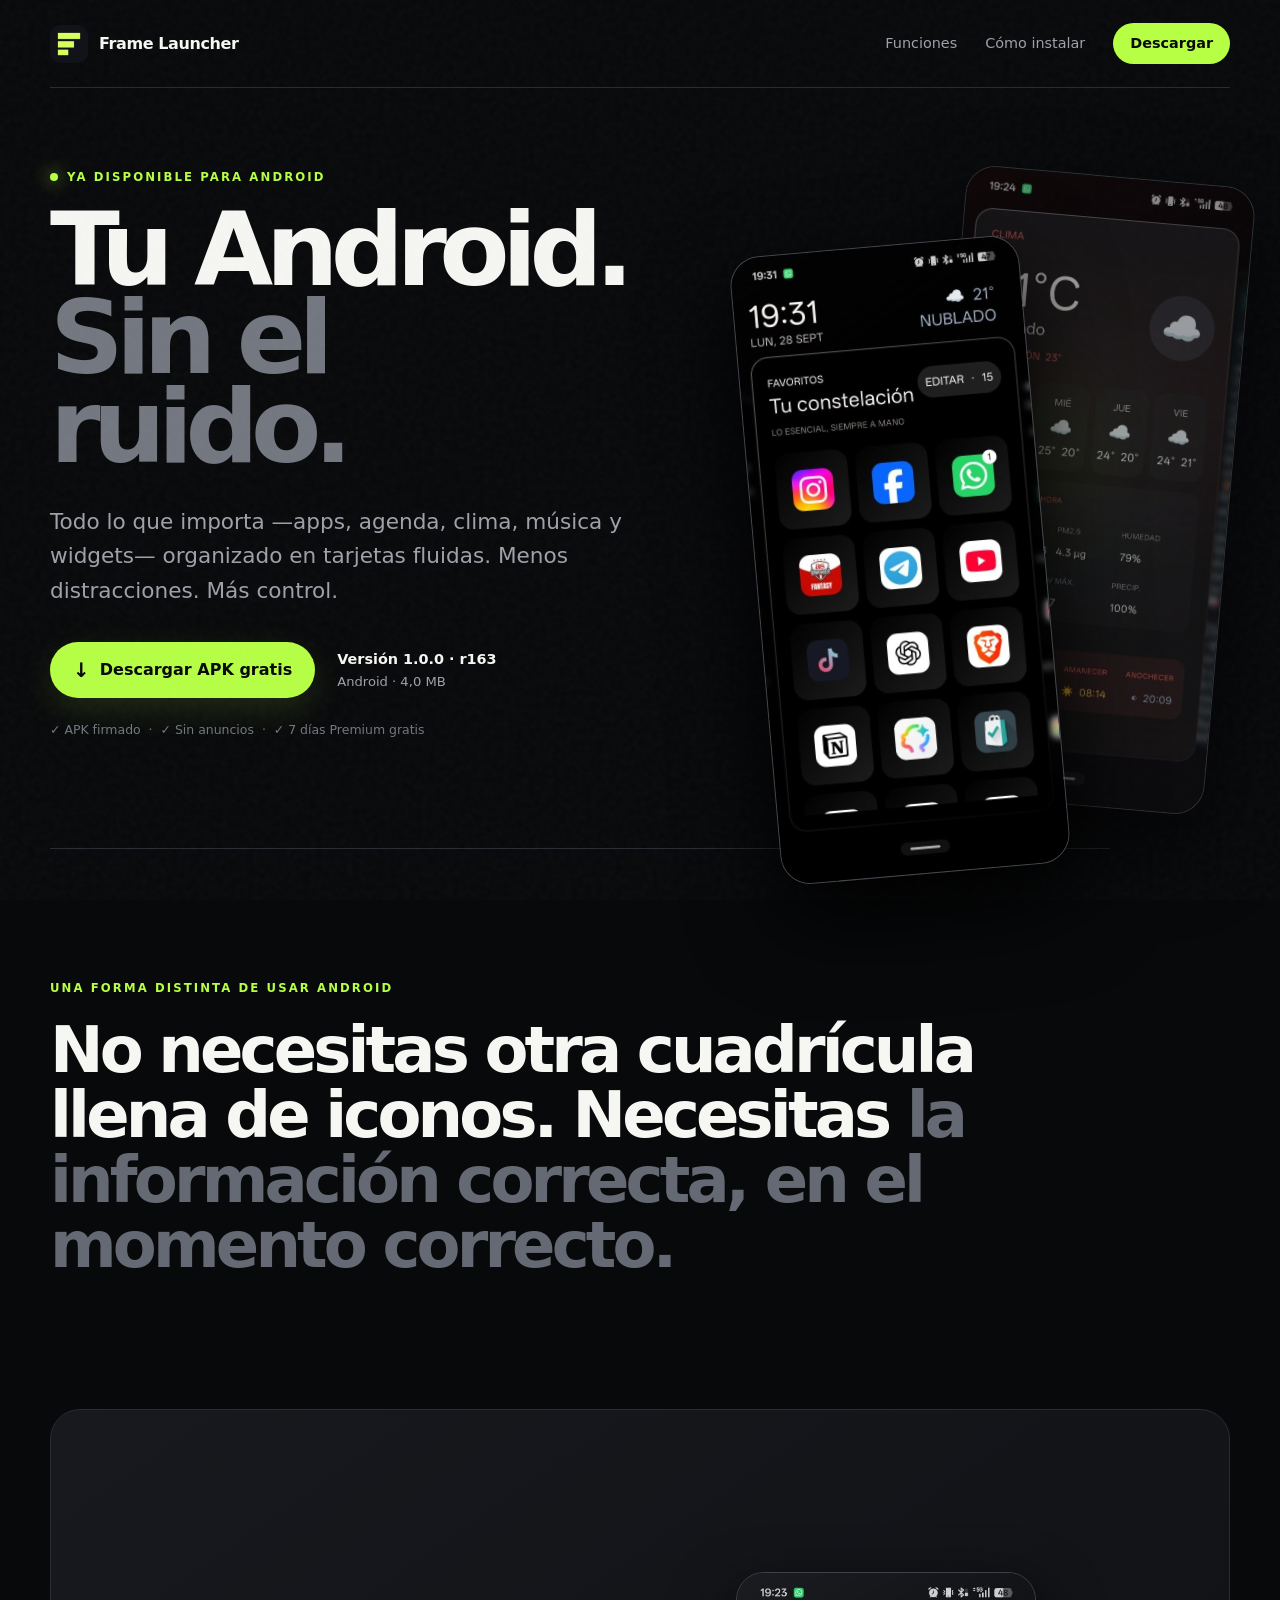
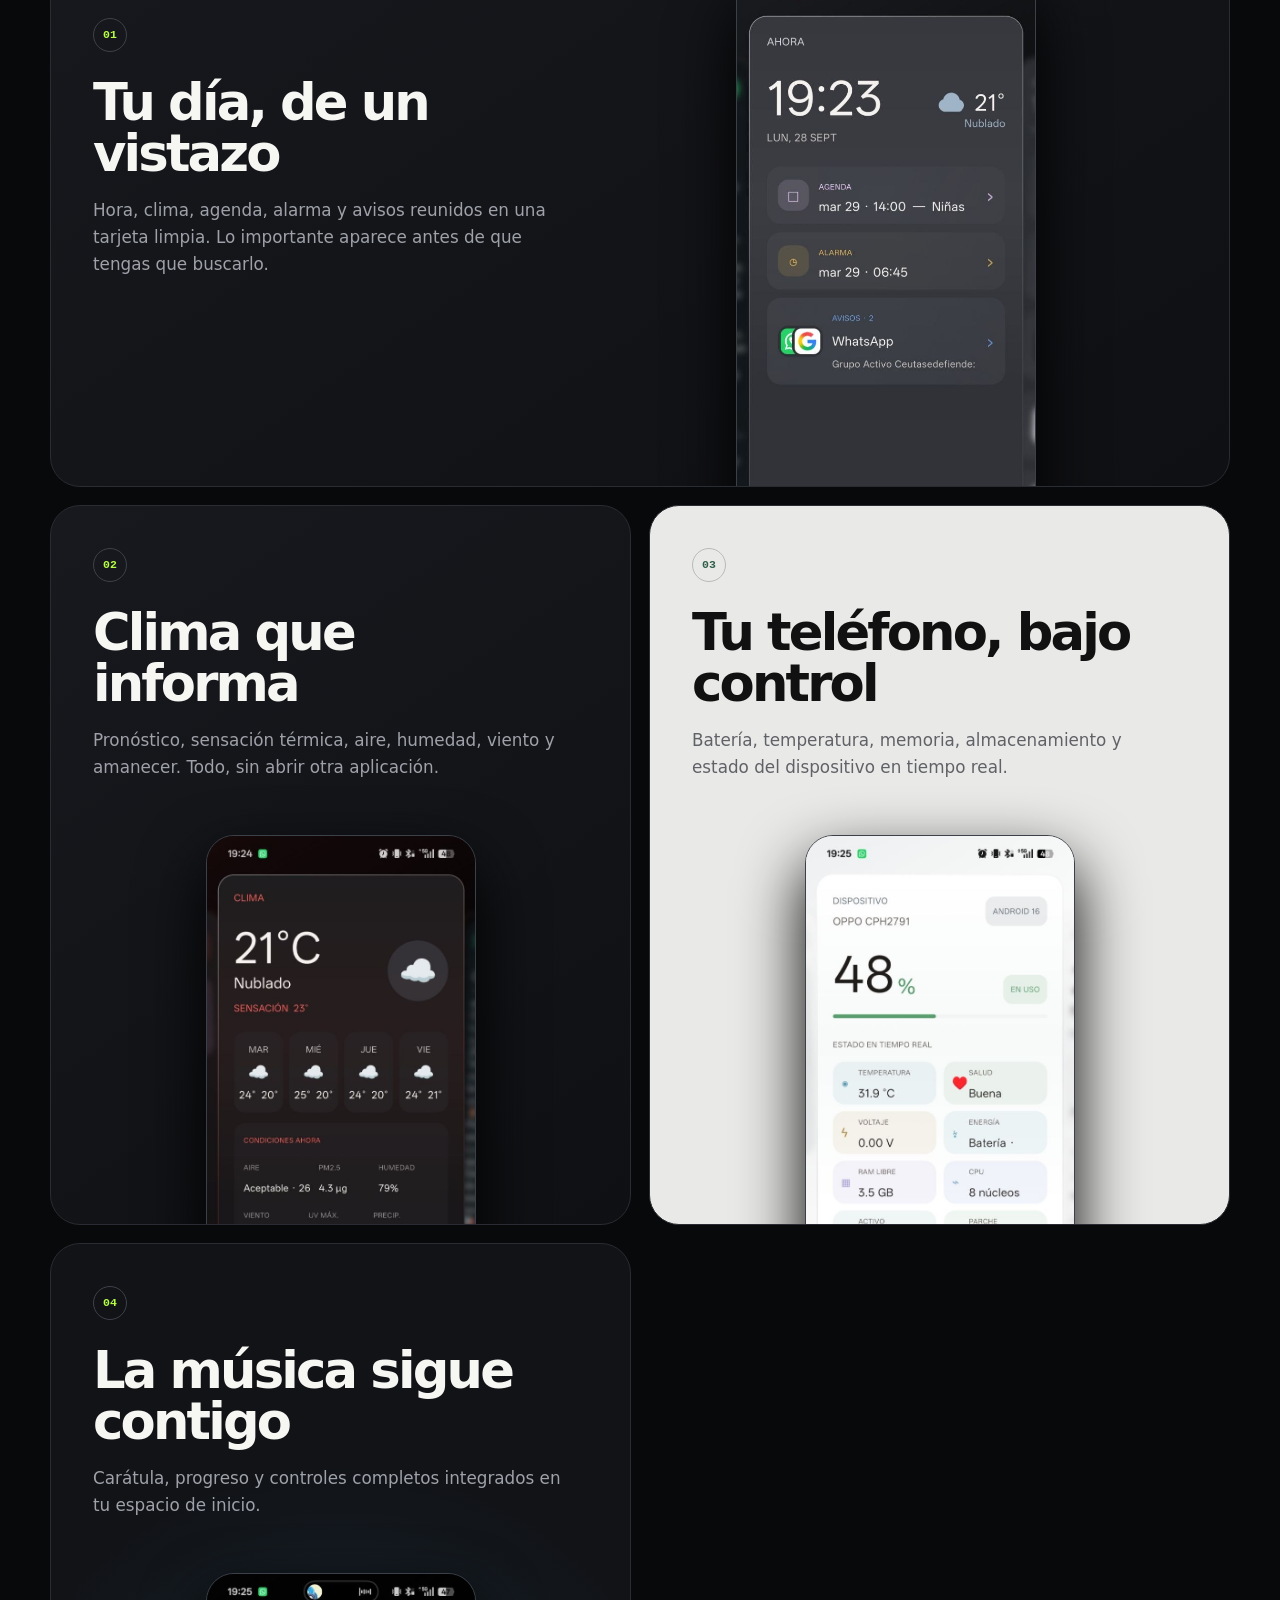
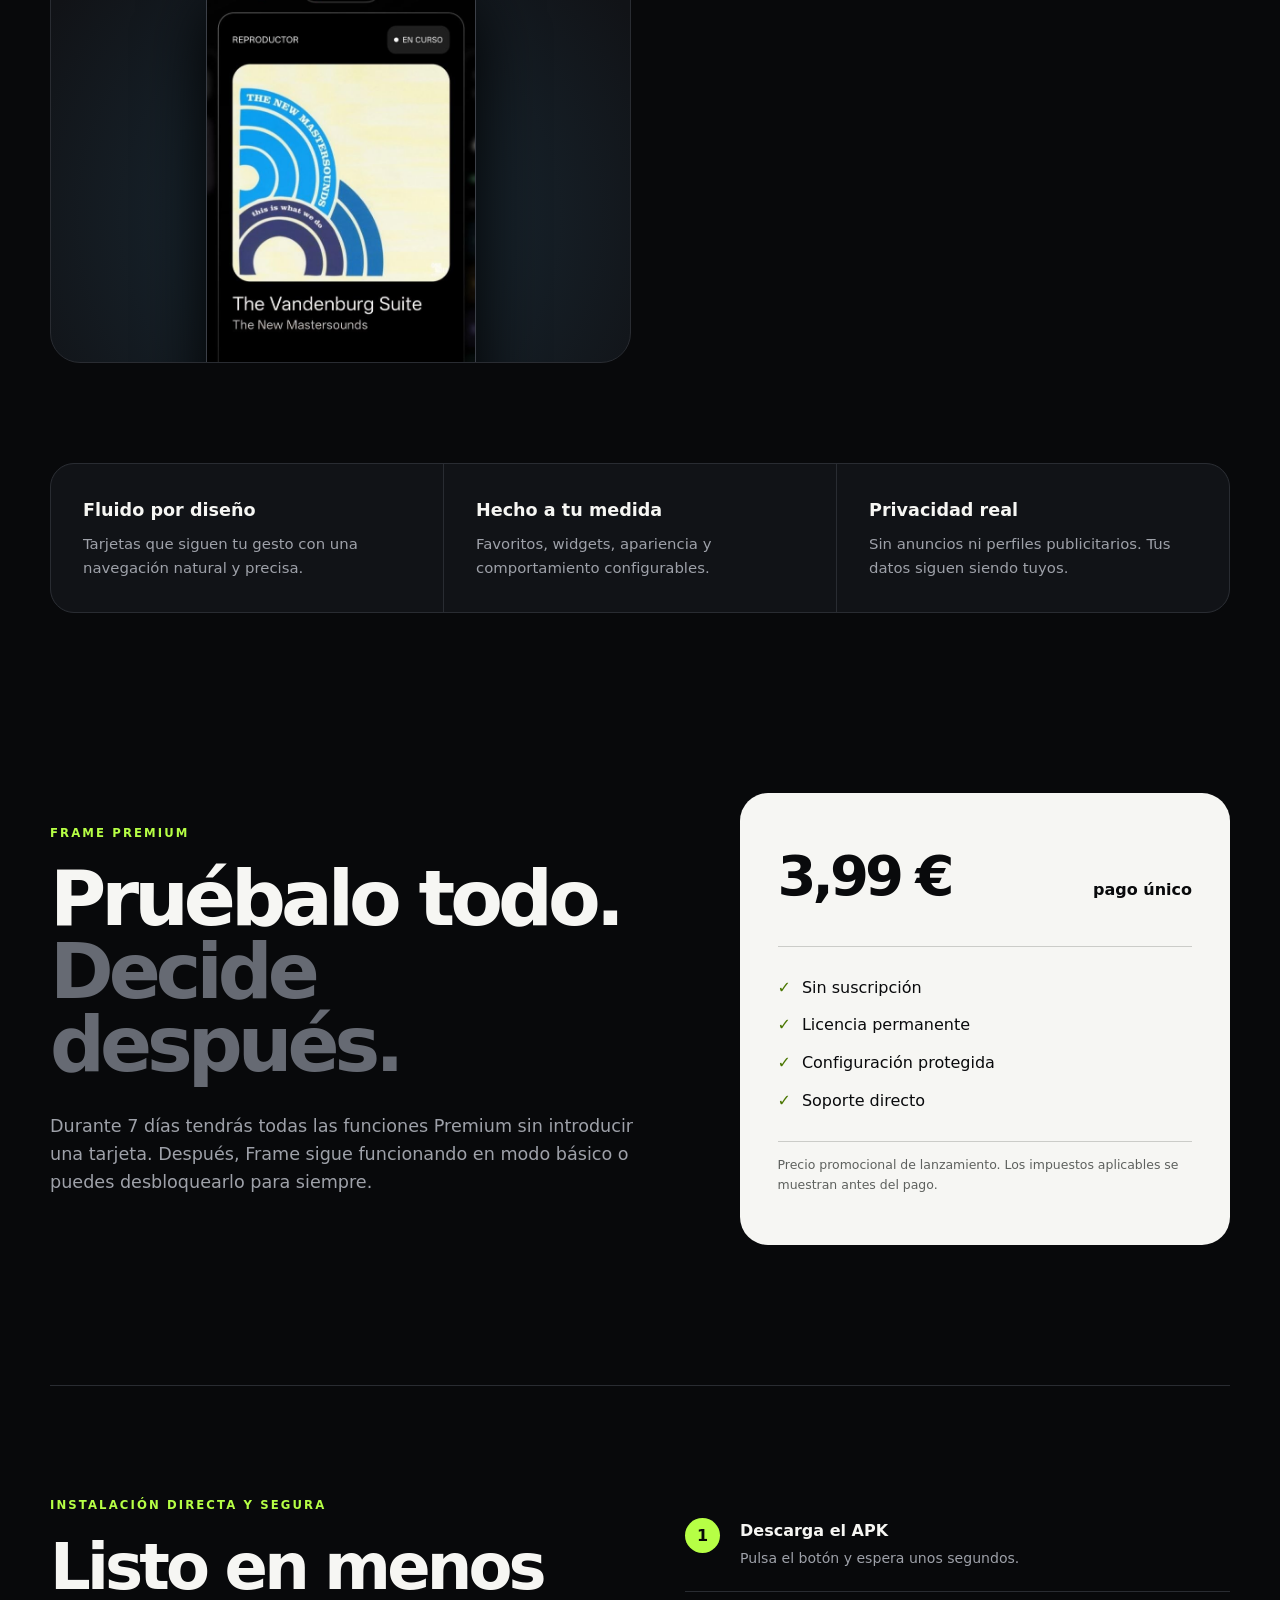
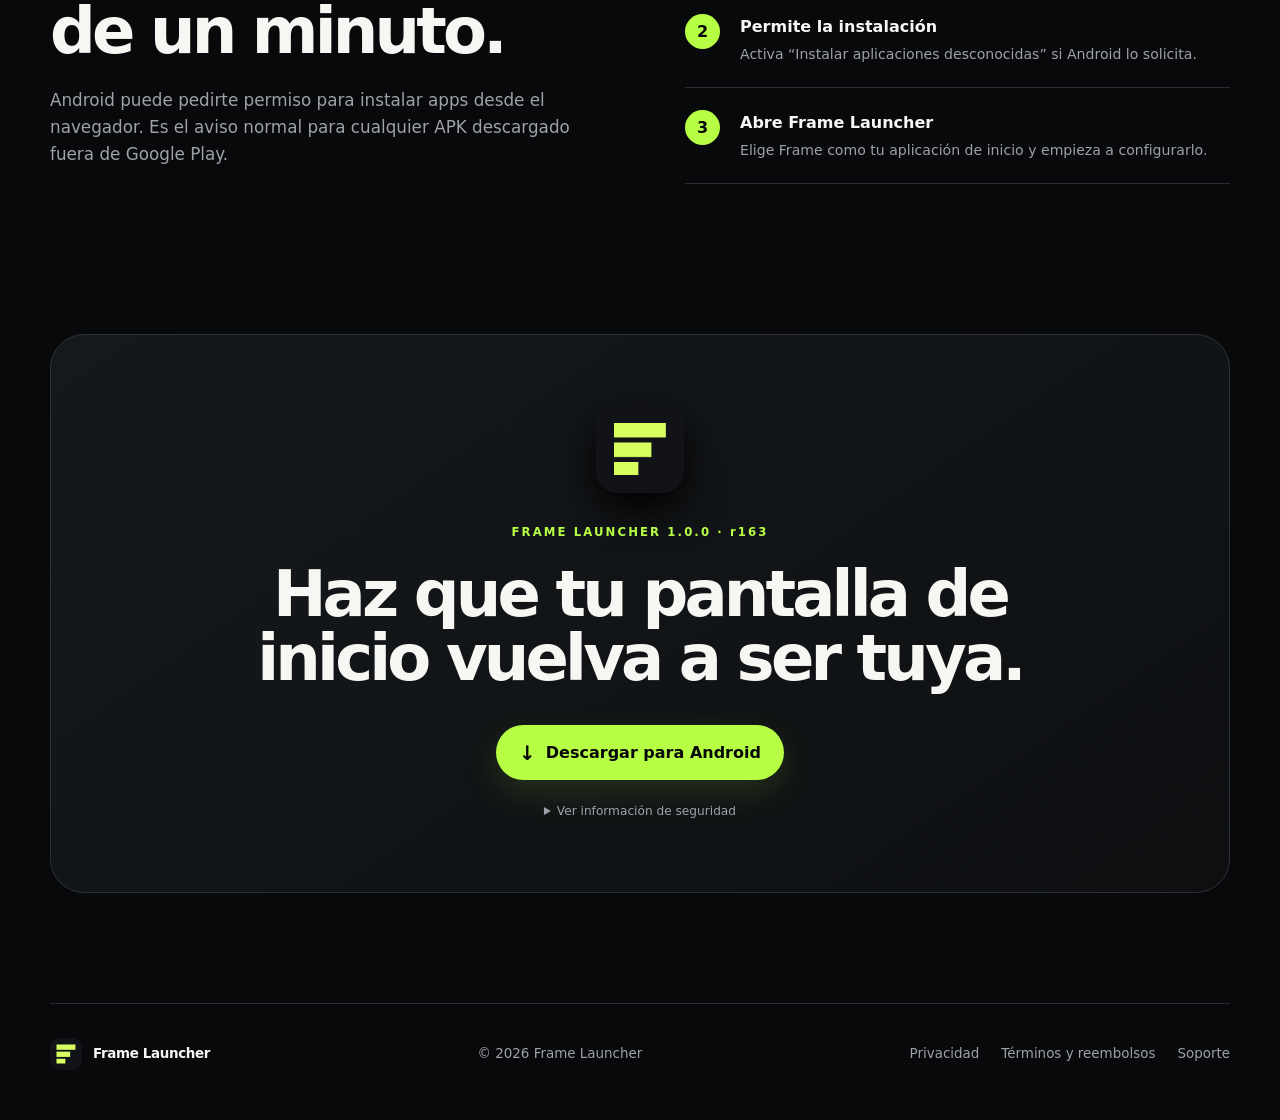
<file: index.html>
<!doctype html>
<html lang="es">
<head>
  <meta charset="utf-8">
  <meta name="viewport" content="width=device-width, initial-scale=1">
  <meta name="theme-color" content="#090a0c">
  <meta name="description" content="Frame Launcher transforma tu Android en un espacio limpio y útil. Descarga gratis la versión 1.0.0 y prueba Premium durante 7 días.">
  <meta property="og:title" content="Frame Launcher · Tu Android, sin el ruido">
  <meta property="og:description" content="Un launcher elegante, rápido y organizado en tarjetas. Descarga directa para Android.">
  <meta property="og:image" content="https://ricardomrtnez.github.io/frame-launcher-web/assets/icon.png">
  <title>Frame Launcher · Descarga para Android</title>
  <link rel="icon" href="./assets/icon.png">
  <link rel="stylesheet" href="./assets/style.css">
  <link rel="stylesheet" href="./assets/mobile.css">
</head>
<body>
  <main>
    <nav>
      <a class="brand" href="./"><img src="./assets/icon.png" alt="" width="38" height="38">Frame Launcher</a>
      <div class="nav-actions"><a href="#funciones">Funciones</a><a href="#instalar">Cómo instalar</a><a class="nav-download" href="./downloads/Frame-Launcher-1.0.0.apk" download>Descargar</a></div>
    </nav>

    <section class="hero">
      <div class="hero-copy">
        <p class="eyebrow"><span></span>YA DISPONIBLE PARA ANDROID</p>
        <h1>Tu Android.<br><em>Sin el ruido.</em></h1>
        <p class="lede">Todo lo que importa —apps, agenda, clima, música y widgets— organizado en tarjetas fluidas. Menos distracciones. Más control.</p>
        <div class="actions">
          <a class="button" href="./downloads/Frame-Launcher-1.0.0.apk" download><span>↓</span> Descargar APK gratis</a>
          <div class="release"><strong>Versión 1.0.0 · r163</strong><span>Android · 4,0 MB</span></div>
        </div>
        <p class="trust">✓ APK firmado &nbsp;·&nbsp; ✓ Sin anuncios &nbsp;·&nbsp; ✓ 7 días Premium gratis</p>
      </div>
      <div class="hero-visual" aria-label="Frame Launcher en funcionamiento">
        <div class="glow"></div>
        <img class="phone phone-back" src="./assets/screenshots/clima.jpg" alt="Tarjeta de clima de Frame Launcher">
        <img class="phone phone-front" src="./assets/screenshots/favoritos.jpg" alt="Pantalla de favoritos de Frame Launcher">
      </div>
    </section>

    <section class="mobile-preview" aria-label="Explora Frame Launcher">
      <div class="preview-head"><p class="eyebrow">DESLIZA PARA EXPLORAR</p><span>Arrastra ↔</span></div>
      <div class="preview-track">
        <figure><img src="./assets/screenshots/favoritos.jpg" alt="Tus aplicaciones favoritas"><figcaption><strong>Favoritos</strong><span>Todo lo esencial, siempre a mano.</span></figcaption></figure>
        <figure><img src="./assets/screenshots/ahora.jpg" alt="Agenda y avisos"><figcaption><strong>Ahora</strong><span>Tu día resumido en una tarjeta.</span></figcaption></figure>
        <figure><img src="./assets/screenshots/clima.jpg" alt="Previsión meteorológica"><figcaption><strong>Clima</strong><span>Información útil, sin abrir otra app.</span></figcaption></figure>
        <figure><img src="./assets/screenshots/reproductor.jpg" alt="Reproductor de música"><figcaption><strong>Música</strong><span>Control total desde tu inicio.</span></figcaption></figure>
      </div>
      <div class="swipe-dots" aria-hidden="true"><i></i><i></i><i></i><i></i></div>
    </section>

    <section class="statement">
      <p class="eyebrow">UNA FORMA DISTINTA DE USAR ANDROID</p>
      <h2>No necesitas otra cuadrícula llena de iconos. Necesitas <span>la información correcta, en el momento correcto.</span></h2>
    </section>

    <section class="showcase" id="funciones">
      <article class="feature-card feature-wide">
        <div class="feature-copy"><span class="number">01</span><h3>Tu día, de un vistazo</h3><p>Hora, clima, agenda, alarma y avisos reunidos en una tarjeta limpia. Lo importante aparece antes de que tengas que buscarlo.</p></div>
        <img src="./assets/screenshots/ahora.jpg" alt="Resumen Ahora con agenda, alarma y notificaciones">
      </article>
      <article class="feature-card">
        <div class="feature-copy"><span class="number">02</span><h3>Clima que informa</h3><p>Pronóstico, sensación térmica, aire, humedad, viento y amanecer. Todo, sin abrir otra aplicación.</p></div>
        <img src="./assets/screenshots/clima.jpg" alt="Pronóstico del tiempo detallado">
      </article>
      <article class="feature-card light">
        <div class="feature-copy"><span class="number">03</span><h3>Tu teléfono, bajo control</h3><p>Batería, temperatura, memoria, almacenamiento y estado del dispositivo en tiempo real.</p></div>
        <img src="./assets/screenshots/dispositivo.jpg" alt="Información de batería y dispositivo">
      </article>
      <article class="feature-card player-card">
        <div class="feature-copy"><span class="number">04</span><h3>La música sigue contigo</h3><p>Carátula, progreso y controles completos integrados en tu espacio de inicio.</p></div>
        <img src="./assets/screenshots/reproductor.jpg" alt="Reproductor multimedia integrado">
      </article>
    </section>

    <section class="essentials">
      <div><strong>Fluido por diseño</strong><span>Tarjetas que siguen tu gesto con una navegación natural y precisa.</span></div>
      <div><strong>Hecho a tu medida</strong><span>Favoritos, widgets, apariencia y comportamiento configurables.</span></div>
      <div><strong>Privacidad real</strong><span>Sin anuncios ni perfiles publicitarios. Tus datos siguen siendo tuyos.</span></div>
    </section>

    <section class="pricing">
      <div class="pricing-copy">
        <p class="eyebrow">FRAME PREMIUM</p>
        <h2>Pruébalo todo.<br><span>Decide después.</span></h2>
        <p>Durante 7 días tendrás todas las funciones Premium sin introducir una tarjeta. Después, Frame sigue funcionando en modo básico o puedes desbloquearlo para siempre.</p>
      </div>
      <div class="price-card">
        <p class="price"><strong>3,99 €</strong><span>pago único</span></p>
        <ul><li>Sin suscripción</li><li>Licencia permanente</li><li>Configuración protegida</li><li>Soporte directo</li></ul>
        <p class="fine-print">Precio promocional de lanzamiento. Los impuestos aplicables se muestran antes del pago.</p>
      </div>
    </section>

    <section class="install" id="instalar">
      <div>
        <p class="eyebrow">INSTALACIÓN DIRECTA Y SEGURA</p>
        <h2>Listo en menos de un minuto.</h2>
        <p>Android puede pedirte permiso para instalar apps desde el navegador. Es el aviso normal para cualquier APK descargado fuera de Google Play.</p>
      </div>
      <ol>
        <li><span>1</span><div><strong>Descarga el APK</strong><small>Pulsa el botón y espera unos segundos.</small></div></li>
        <li><span>2</span><div><strong>Permite la instalación</strong><small>Activa “Instalar aplicaciones desconocidas” si Android lo solicita.</small></div></li>
        <li><span>3</span><div><strong>Abre Frame Launcher</strong><small>Elige Frame como tu aplicación de inicio y empieza a configurarlo.</small></div></li>
      </ol>
    </section>

    <section class="download-cta">
      <img src="./assets/icon.png" alt="Icono de Frame Launcher" width="88" height="88">
      <div><p class="eyebrow">FRAME LAUNCHER 1.0.0 · r163</p><h2>Haz que tu pantalla de inicio vuelva a ser tuya.</h2></div>
      <a class="button" href="./downloads/Frame-Launcher-1.0.0.apk" download><span>↓</span> Descargar para Android</a>
      <details><summary>Ver información de seguridad</summary><p>SHA-256: <code>eed1669423e42efd5245491d07abaf9e065f7051a047df89a2ee189b3f187691</code></p></details>
    </section>

    <footer>
      <a class="brand" href="./"><img src="./assets/icon.png" alt="" width="32" height="32">Frame Launcher</a>
      <span>© 2026 Frame Launcher</span>
      <span><a href="./privacy/">Privacidad</a><a href="./terms/">Términos y reembolsos</a><a href="mailto:vnic.chico@gmail.com">Soporte</a></span>
    </footer>
  </main>
  <a class="mobile-download" href="./downloads/Frame-Launcher-1.0.0.apk" download><span>↓</span><strong>Descargar gratis</strong><small>APK · 4,0 MB</small></a>
  <script>
    document.documentElement.classList.add('has-js');
    const reveal = new IntersectionObserver((entries) => {
      entries.forEach((entry) => {
        if (entry.isIntersecting) {
          entry.target.classList.add('is-visible');
          reveal.unobserve(entry.target);
        }
      });
    }, { threshold: 0.12, rootMargin: '0px 0px -32px' });
    document.querySelectorAll('.statement,.feature-card,.essentials>div,.pricing>div,.install>*,.download-cta').forEach((el) => {
      el.classList.add('reveal');
      reveal.observe(el);
    });
    const track = document.querySelector('.preview-track');
    const dots = [...document.querySelectorAll('.swipe-dots i')];
    if (track && dots.length) {
      const updateDots = () => {
        const cards = [...track.children];
        const center = track.scrollLeft + track.clientWidth / 2;
        let active = 0;
        let distance = Infinity;
        cards.forEach((card, index) => {
          const cardCenter = card.offsetLeft + card.offsetWidth / 2;
          if (Math.abs(cardCenter - center) < distance) { distance = Math.abs(cardCenter - center); active = index; }
        });
        dots.forEach((dot, index) => dot.classList.toggle('active', index === active));
      };
      dots[0].classList.add('active');
      track.addEventListener('scroll', updateDots, { passive: true });
    }
  </script>
</body>
</html>
</file>
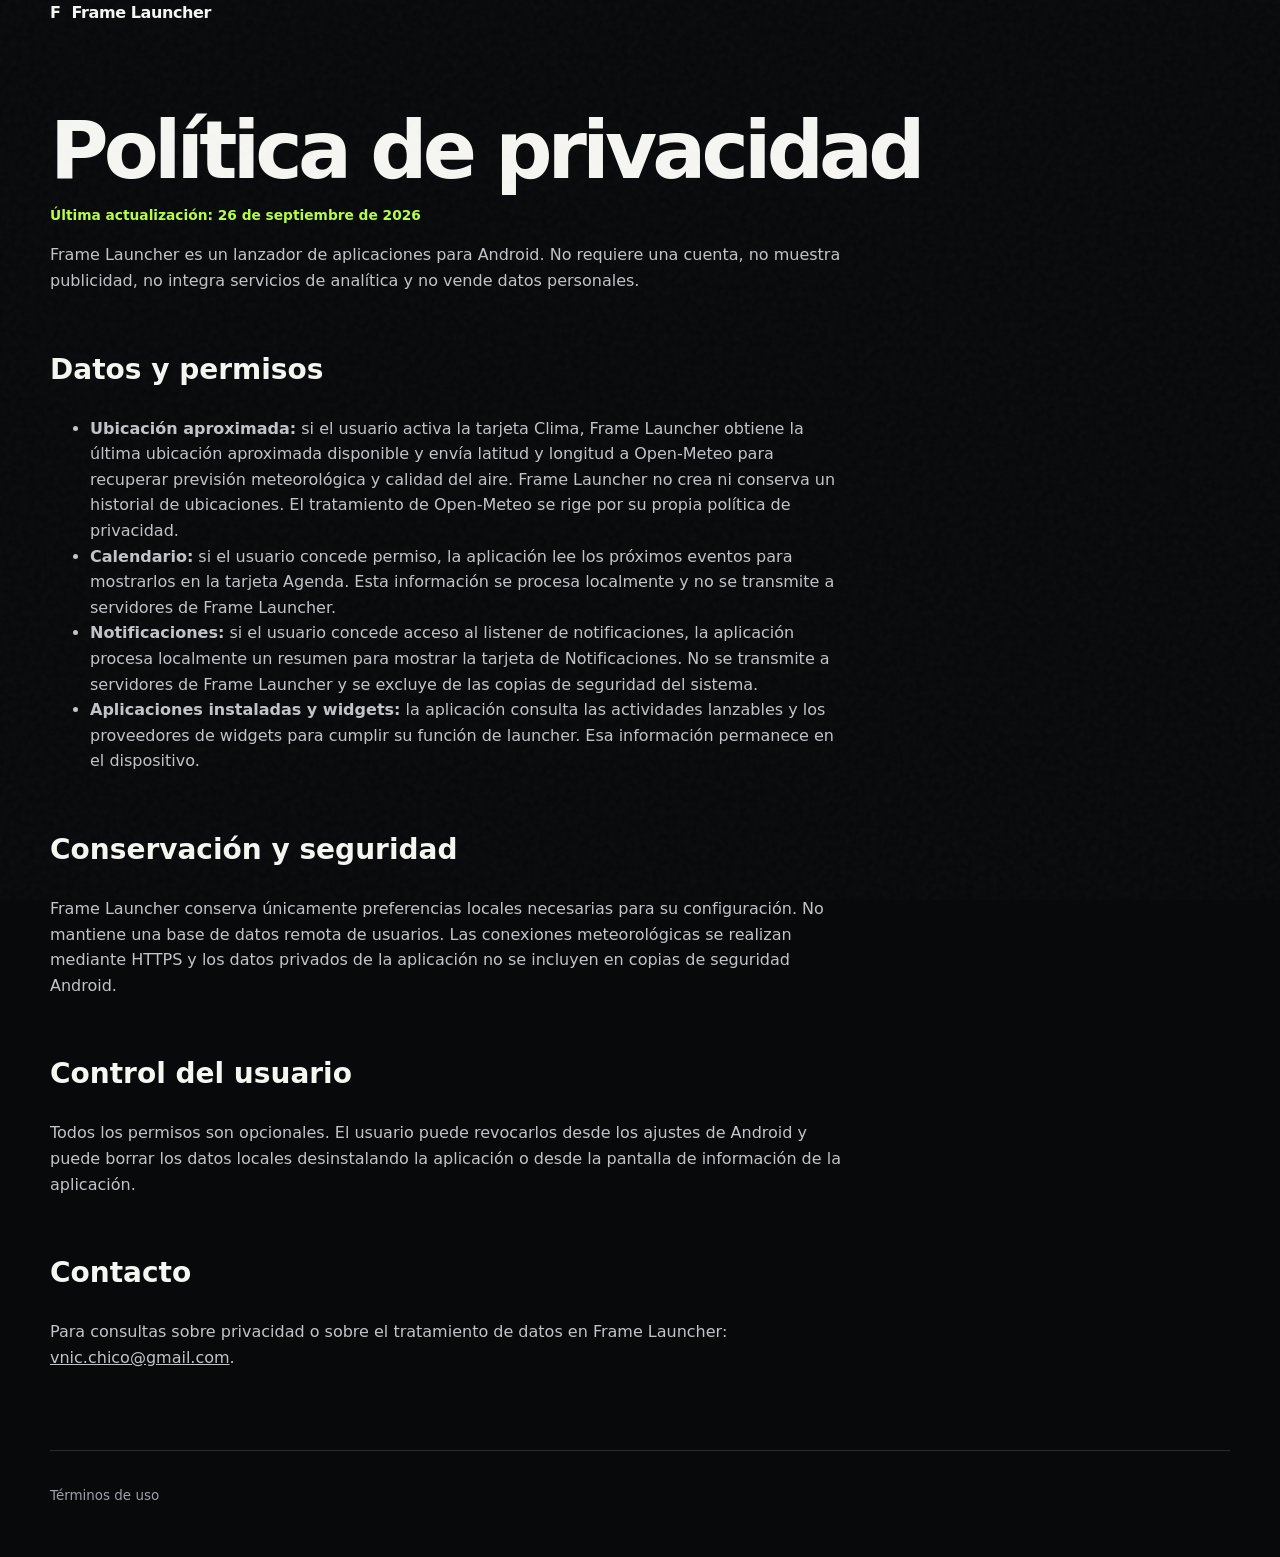
<file: privacy/index.html>
<!doctype html>
<html lang="es">
<head>
  <meta charset="utf-8">
  <meta name="viewport" content="width=device-width, initial-scale=1">
  <meta name="description" content="Política de privacidad de Frame Launcher.">
  <title>Política de privacidad · Frame Launcher</title>
  <link rel="stylesheet" href="../assets/style.css">
</head>
<body>
  <main>
    <a class="brand" href="../"><span class="mark">F</span>Frame Launcher</a>
    <h1>Política de privacidad</h1>
    <p class="updated">Última actualización: 26 de septiembre de 2026</p>
    <p>Frame Launcher es un lanzador de aplicaciones para Android. No requiere una cuenta, no muestra publicidad, no integra servicios de analítica y no vende datos personales.</p>

    <h2>Datos y permisos</h2>
    <ul>
      <li><strong>Ubicación aproximada:</strong> si el usuario activa la tarjeta Clima, Frame Launcher obtiene la última ubicación aproximada disponible y envía latitud y longitud a Open-Meteo para recuperar previsión meteorológica y calidad del aire. Frame Launcher no crea ni conserva un historial de ubicaciones. El tratamiento de Open-Meteo se rige por su propia política de privacidad.</li>
      <li><strong>Calendario:</strong> si el usuario concede permiso, la aplicación lee los próximos eventos para mostrarlos en la tarjeta Agenda. Esta información se procesa localmente y no se transmite a servidores de Frame Launcher.</li>
      <li><strong>Notificaciones:</strong> si el usuario concede acceso al listener de notificaciones, la aplicación procesa localmente un resumen para mostrar la tarjeta de Notificaciones. No se transmite a servidores de Frame Launcher y se excluye de las copias de seguridad del sistema.</li>
      <li><strong>Aplicaciones instaladas y widgets:</strong> la aplicación consulta las actividades lanzables y los proveedores de widgets para cumplir su función de launcher. Esa información permanece en el dispositivo.</li>
    </ul>

    <h2>Conservación y seguridad</h2>
    <p>Frame Launcher conserva únicamente preferencias locales necesarias para su configuración. No mantiene una base de datos remota de usuarios. Las conexiones meteorológicas se realizan mediante HTTPS y los datos privados de la aplicación no se incluyen en copias de seguridad Android.</p>

    <h2>Control del usuario</h2>
    <p>Todos los permisos son opcionales. El usuario puede revocarlos desde los ajustes de Android y puede borrar los datos locales desinstalando la aplicación o desde la pantalla de información de la aplicación.</p>

    <h2>Contacto</h2>
    <p>Para consultas sobre privacidad o sobre el tratamiento de datos en Frame Launcher: <a href="mailto:vnic.chico@gmail.com">vnic.chico@gmail.com</a>.</p>
    <footer><a href="../terms/">Términos de uso</a></footer>
  </main>
</body>
</html>
</file>
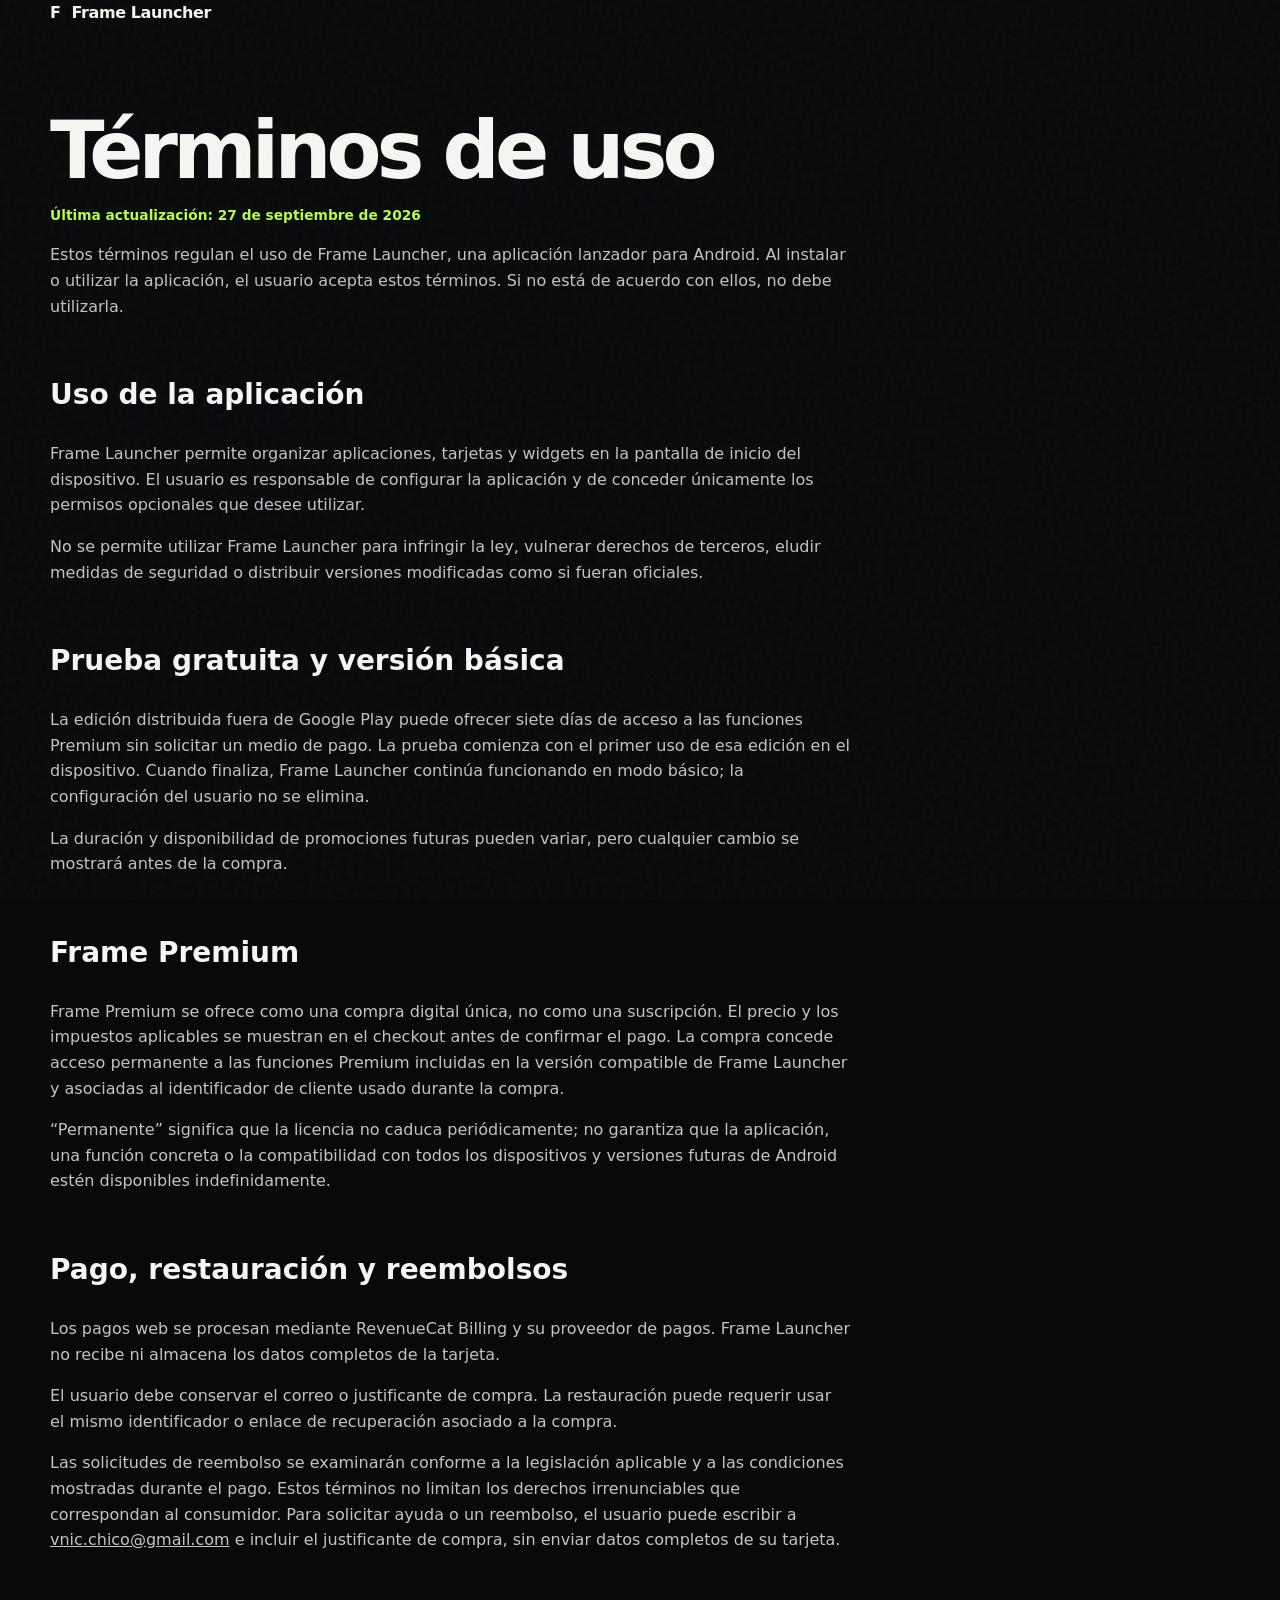
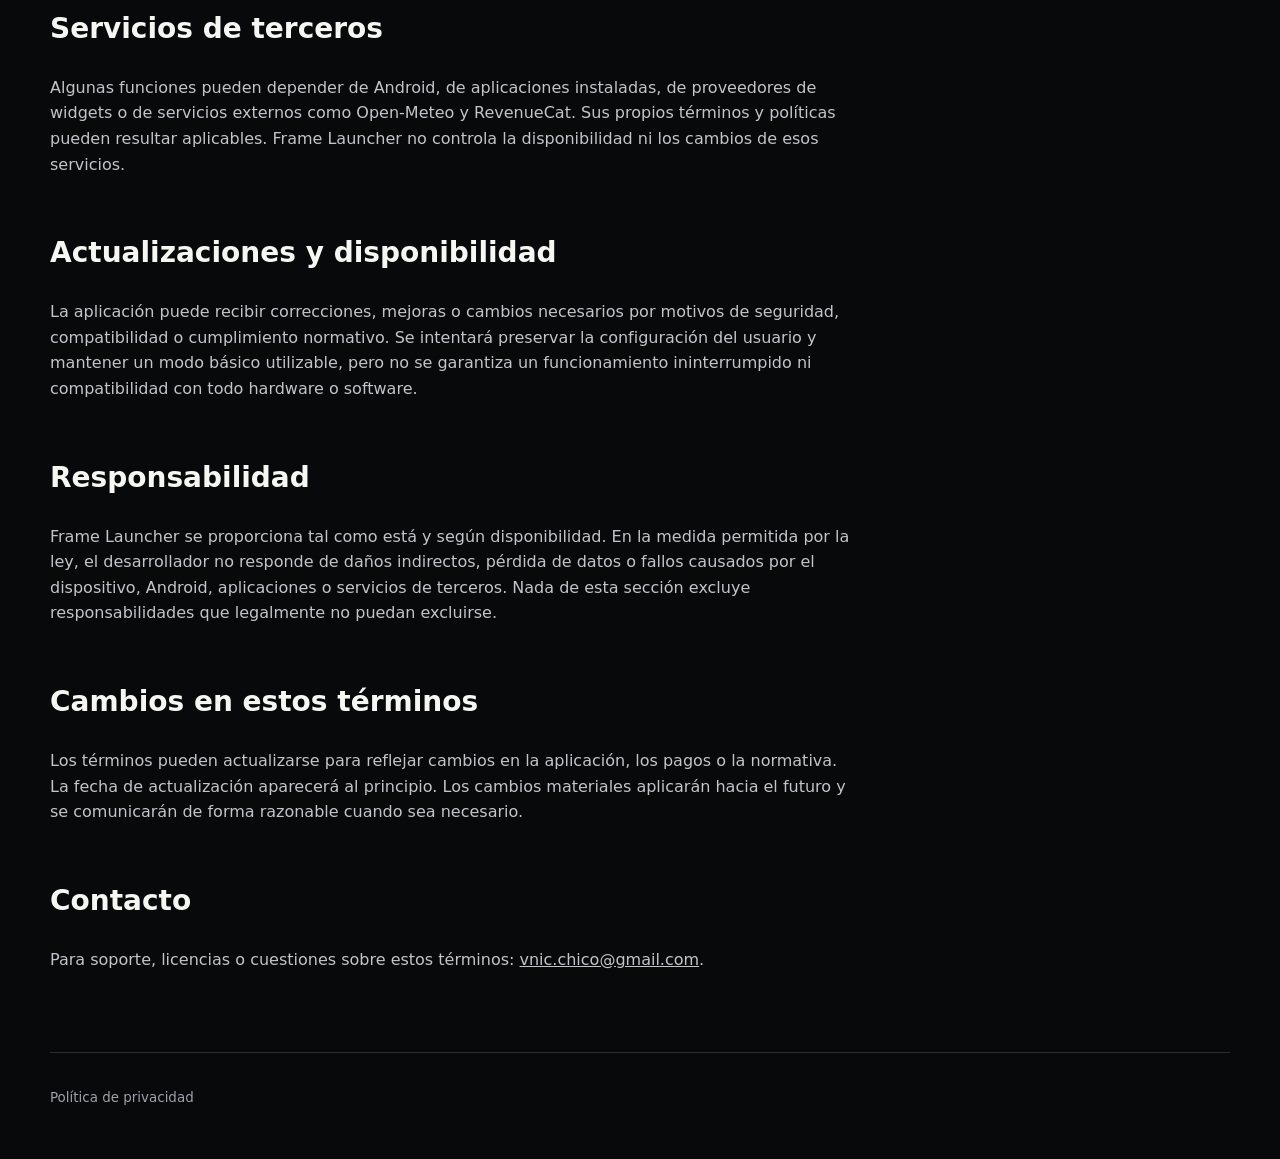
<file: terms/index.html>
<!doctype html>
<html lang="es">
<head>
  <meta charset="utf-8">
  <meta name="viewport" content="width=device-width, initial-scale=1">
  <meta name="description" content="Términos de uso de Frame Launcher.">
  <title>Términos de uso · Frame Launcher</title>
  <link rel="stylesheet" href="../assets/style.css">
</head>
<body>
  <main>
    <a class="brand" href="../"><span class="mark">F</span>Frame Launcher</a>
    <h1>Términos de uso</h1>
    <p class="updated">Última actualización: 27 de septiembre de 2026</p>
    <p>Estos términos regulan el uso de Frame Launcher, una aplicación lanzador para Android. Al instalar o utilizar la aplicación, el usuario acepta estos términos. Si no está de acuerdo con ellos, no debe utilizarla.</p>

    <h2>Uso de la aplicación</h2>
    <p>Frame Launcher permite organizar aplicaciones, tarjetas y widgets en la pantalla de inicio del dispositivo. El usuario es responsable de configurar la aplicación y de conceder únicamente los permisos opcionales que desee utilizar.</p>
    <p>No se permite utilizar Frame Launcher para infringir la ley, vulnerar derechos de terceros, eludir medidas de seguridad o distribuir versiones modificadas como si fueran oficiales.</p>

    <h2>Prueba gratuita y versión básica</h2>
    <p>La edición distribuida fuera de Google Play puede ofrecer siete días de acceso a las funciones Premium sin solicitar un medio de pago. La prueba comienza con el primer uso de esa edición en el dispositivo. Cuando finaliza, Frame Launcher continúa funcionando en modo básico; la configuración del usuario no se elimina.</p>
    <p>La duración y disponibilidad de promociones futuras pueden variar, pero cualquier cambio se mostrará antes de la compra.</p>

    <h2>Frame Premium</h2>
    <p>Frame Premium se ofrece como una compra digital única, no como una suscripción. El precio y los impuestos aplicables se muestran en el checkout antes de confirmar el pago. La compra concede acceso permanente a las funciones Premium incluidas en la versión compatible de Frame Launcher y asociadas al identificador de cliente usado durante la compra.</p>
    <p>“Permanente” significa que la licencia no caduca periódicamente; no garantiza que la aplicación, una función concreta o la compatibilidad con todos los dispositivos y versiones futuras de Android estén disponibles indefinidamente.</p>

    <h2>Pago, restauración y reembolsos</h2>
    <p>Los pagos web se procesan mediante RevenueCat Billing y su proveedor de pagos. Frame Launcher no recibe ni almacena los datos completos de la tarjeta.</p>
    <p>El usuario debe conservar el correo o justificante de compra. La restauración puede requerir usar el mismo identificador o enlace de recuperación asociado a la compra.</p>
    <p>Las solicitudes de reembolso se examinarán conforme a la legislación aplicable y a las condiciones mostradas durante el pago. Estos términos no limitan los derechos irrenunciables que correspondan al consumidor. Para solicitar ayuda o un reembolso, el usuario puede escribir a <a href="mailto:vnic.chico@gmail.com">vnic.chico@gmail.com</a> e incluir el justificante de compra, sin enviar datos completos de su tarjeta.</p>

    <h2>Servicios de terceros</h2>
    <p>Algunas funciones pueden depender de Android, de aplicaciones instaladas, de proveedores de widgets o de servicios externos como Open-Meteo y RevenueCat. Sus propios términos y políticas pueden resultar aplicables. Frame Launcher no controla la disponibilidad ni los cambios de esos servicios.</p>

    <h2>Actualizaciones y disponibilidad</h2>
    <p>La aplicación puede recibir correcciones, mejoras o cambios necesarios por motivos de seguridad, compatibilidad o cumplimiento normativo. Se intentará preservar la configuración del usuario y mantener un modo básico utilizable, pero no se garantiza un funcionamiento ininterrumpido ni compatibilidad con todo hardware o software.</p>

    <h2>Responsabilidad</h2>
    <p>Frame Launcher se proporciona tal como está y según disponibilidad. En la medida permitida por la ley, el desarrollador no responde de daños indirectos, pérdida de datos o fallos causados por el dispositivo, Android, aplicaciones o servicios de terceros. Nada de esta sección excluye responsabilidades que legalmente no puedan excluirse.</p>

    <h2>Cambios en estos términos</h2>
    <p>Los términos pueden actualizarse para reflejar cambios en la aplicación, los pagos o la normativa. La fecha de actualización aparecerá al principio. Los cambios materiales aplicarán hacia el futuro y se comunicarán de forma razonable cuando sea necesario.</p>

    <h2>Contacto</h2>
    <p>Para soporte, licencias o cuestiones sobre estos términos: <a href="mailto:vnic.chico@gmail.com">vnic.chico@gmail.com</a>.</p>
    <footer><a href="../privacy/">Política de privacidad</a></footer>
  </main>
</body>
</html>
</file>
<file: assets/style.css>
:root{color-scheme:dark;--bg:#08090b;--panel:#111317;--panel2:#17191e;--text:#f6f6f3;--muted:#9ea1a9;--line:#292c32;--accent:#b6ff45;--accent2:#7cffc8}*{box-sizing:border-box}html{scroll-behavior:smooth}body{margin:0;background:var(--bg);color:var(--text);font:16px/1.6 Inter,ui-sans-serif,system-ui,-apple-system,BlinkMacSystemFont,"Segoe UI",sans-serif;overflow-x:hidden}body:before{content:"";position:fixed;inset:0;pointer-events:none;opacity:.035;background-image:url("data:image/svg+xml,%3Csvg viewBox='0 0 160 160' xmlns='http://www.w3.org/2000/svg'%3E%3Cfilter id='n'%3E%3CfeTurbulence type='fractalNoise' baseFrequency='.9' numOctaves='4' stitchTiles='stitch'/%3E%3C/filter%3E%3Crect width='100%25' height='100%25' filter='url(%23n)'/%3E%3C/svg%3E")}main{width:min(1180px,calc(100% - 48px));margin:auto}a{color:inherit}nav{min-height:88px;display:flex;align-items:center;justify-content:space-between;border-bottom:1px solid var(--line);position:relative;z-index:10}.brand{display:inline-flex;align-items:center;gap:11px;color:var(--text);font-weight:800;text-decoration:none;letter-spacing:-.025em}.brand img{border-radius:10px}.nav-actions{display:flex;align-items:center;gap:28px}.nav-actions a{color:var(--muted);font-size:.9rem;text-decoration:none}.nav-actions a:hover{color:var(--text)}.nav-actions .nav-download{color:#090a0c;background:var(--accent);font-weight:800;padding:9px 17px;border-radius:999px}.hero{min-height:720px;display:grid;grid-template-columns:1.05fr .95fr;align-items:center;gap:50px;padding:72px 0 88px}.eyebrow{color:var(--accent);font-size:.73rem;font-weight:850;letter-spacing:.18em;margin:0 0 20px}.hero .eyebrow{display:flex;align-items:center;gap:9px}.hero .eyebrow span{width:8px;height:8px;border-radius:50%;background:var(--accent);box-shadow:0 0 18px var(--accent)}.hero h1{font-size:clamp(4rem,8vw,7.5rem);line-height:.86;letter-spacing:-.075em;margin:0}.hero h1 em{font-style:normal;color:#737780}.lede{font-size:clamp(1.08rem,2vw,1.35rem);color:var(--muted);max-width:620px;margin:34px 0}.actions{display:flex;align-items:center;gap:22px;flex-wrap:wrap}.button{display:inline-flex;align-items:center;justify-content:center;gap:10px;background:var(--accent);color:#070807;text-decoration:none;font-weight:850;padding:15px 23px;border-radius:999px;box-shadow:0 12px 35px rgba(182,255,69,.13);transition:transform .2s,box-shadow .2s}.button:hover{transform:translateY(-2px);box-shadow:0 16px 42px rgba(182,255,69,.23)}.button span{font-size:1.25rem;line-height:1}.release{display:flex;flex-direction:column}.release strong{font-size:.9rem}.release span{font-size:.82rem;color:var(--muted)}.trust{color:#737780;font-size:.78rem;margin-top:22px}.hero-visual{height:600px;position:relative}.glow{position:absolute;width:420px;height:420px;right:0;top:90px;border-radius:50%;background:radial-gradient(circle,rgba(182,255,69,.20),rgba(124,255,200,.04) 44%,transparent 70%);filter:blur(20px)}.phone{position:absolute;width:290px;border-radius:30px;border:1px solid #42464e;box-shadow:0 35px 90px #000;object-fit:cover}.phone-back{right:0;top:15px;transform:rotate(5deg);opacity:.65}.phone-front{right:185px;top:85px;transform:rotate(-5deg);z-index:2}.statement{padding:130px 0;max-width:1060px;border-top:1px solid var(--line)}.statement h2{font-size:clamp(2.5rem,5vw,5.2rem);line-height:1.02;letter-spacing:-.06em;margin:0}.statement h2 span{color:#656973}.showcase{display:grid;grid-template-columns:1fr 1fr;gap:18px}.feature-card{position:relative;min-height:720px;background:linear-gradient(145deg,var(--panel2),#0f1013);border:1px solid var(--line);border-radius:30px;overflow:hidden;padding:42px;display:flex;flex-direction:column}.feature-card.feature-wide{grid-column:1/-1;min-height:620px;display:grid;grid-template-columns:.9fr 1.1fr;align-items:center}.feature-copy{position:relative;z-index:2;max-width:470px}.number{display:grid;place-items:center;width:34px;height:34px;border:1px solid #3d4149;border-radius:50%;color:var(--accent);font:700 .72rem monospace}.feature-card h3{font-size:clamp(2rem,4vw,3.7rem);line-height:1;letter-spacing:-.055em;margin:25px 0 18px}.feature-card p{color:var(--muted);font-size:1.05rem;margin:0}.feature-card img{width:270px;align-self:center;margin:auto auto -240px;border-radius:28px;border:1px solid #3c4048;box-shadow:0 28px 65px #000}.feature-wide img{width:300px;margin:120px auto -180px}.feature-card.light{background:#e9eae7;color:#111}.feature-card.light p{color:#606268}.feature-card.light .number{border-color:#b9bbb8;color:#315f4a}.player-card{background:radial-gradient(circle at 50% 80%,#1b2d39,#111317 55%)}.essentials{display:grid;grid-template-columns:repeat(3,1fr);gap:1px;background:var(--line);border:1px solid var(--line);border-radius:24px;overflow:hidden;margin:100px 0}.essentials div{background:var(--panel);padding:32px}.essentials strong,.essentials span{display:block}.essentials strong{font-size:1.1rem;margin-bottom:9px}.essentials span{color:var(--muted);font-size:.93rem}.pricing{display:grid;grid-template-columns:1.1fr .9fr;gap:90px;align-items:center;padding:80px 0 140px}.pricing h2{font-size:clamp(3rem,6vw,5.5rem);line-height:.95;letter-spacing:-.065em;margin:0 0 30px}.pricing h2 span{color:#666a73}.pricing-copy>p:last-child{color:var(--muted);font-size:1.1rem;max-width:620px}.price-card{background:var(--text);color:#090a0c;border-radius:28px;padding:38px}.price{display:flex;align-items:baseline;justify-content:space-between;margin:0 0 25px}.price strong{font-size:3.5rem;letter-spacing:-.07em}.price span{font-weight:800}.price-card ul{list-style:none;padding:22px 0;margin:0;border-top:1px solid #cbccc8;border-bottom:1px solid #cbccc8}.price-card li{padding:6px 0}.price-card li:before{content:"✓";color:#4a7600;font-weight:900;margin-right:11px}.fine-print{font-size:.78rem;color:#5e615e}.install{display:grid;grid-template-columns:1fr 1fr;gap:90px;padding:110px 0;border-top:1px solid var(--line)}.install h2{font-size:clamp(2.5rem,5vw,4.5rem);line-height:1;letter-spacing:-.06em;margin:0 0 24px}.install>div>p:last-child{color:var(--muted);font-size:1.05rem}.install ol{list-style:none;padding:0;margin:0}.install li{display:flex;gap:20px;padding:22px 0;border-bottom:1px solid var(--line)}.install li>span{display:grid;place-items:center;flex:0 0 35px;height:35px;background:var(--accent);color:#080908;border-radius:50%;font-weight:900}.install li strong,.install li small{display:block}.install li small{color:var(--muted);font-size:.88rem;margin-top:3px}.download-cta{text-align:center;background:linear-gradient(145deg,#16191c,#0d0f11);border:1px solid #2d3136;border-radius:34px;padding:70px 34px;margin:40px 0 110px}.download-cta>img{border-radius:22px;box-shadow:0 16px 40px #000;margin-bottom:22px}.download-cta h2{font-size:clamp(2.5rem,5vw,4.7rem);line-height:1;letter-spacing:-.06em;max-width:850px;margin:0 auto 35px}.download-cta details{color:var(--muted);font-size:.76rem;margin-top:22px}.download-cta summary{cursor:pointer}.download-cta code{overflow-wrap:anywhere}footer{display:flex;align-items:center;justify-content:space-between;gap:24px;flex-wrap:wrap;border-top:1px solid var(--line);padding:34px 0 50px;color:var(--muted);font-size:.84rem}footer span:last-child{display:flex;gap:22px;flex-wrap:wrap}footer a{text-decoration:none}footer a:hover{color:var(--accent)}body>main>h1{font-size:clamp(2.5rem,7vw,5rem);line-height:1;letter-spacing:-.06em;margin:85px 0 10px}body>main>.updated{color:var(--accent);font-size:.86rem;font-weight:700}body>main>.links{display:grid;grid-template-columns:repeat(2,1fr);gap:14px;margin:44px 0 90px}.card{display:flex;flex-direction:column;background:var(--panel);border:1px solid var(--line);border-radius:16px;padding:24px;text-decoration:none}.card span{color:var(--muted);margin-top:4px}body>main>p,body>main>ul{max-width:800px;color:#c2c4c9}body>main>h2{margin-top:54px;font-size:1.75rem}body>main>footer{margin-top:80px}@media(max-width:900px){.nav-actions>a:not(.nav-download){display:none}.hero{grid-template-columns:1fr;padding-top:75px}.hero-visual{height:570px;margin-top:5px}.phone{width:275px}.phone-front{left:8%;right:auto}.phone-back{right:8%}.feature-card.feature-wide{grid-template-columns:1fr;min-height:760px}.feature-wide img{margin:45px auto -250px}.pricing,.install{grid-template-columns:1fr;gap:45px}.essentials{grid-template-columns:1fr}.pricing{padding-bottom:100px}}@media(max-width:680px){main{width:min(100% - 28px,1180px)}nav{min-height:74px}.brand{font-size:.9rem}.nav-download{font-size:.8rem!important;padding:8px 13px!important}.hero{min-height:auto;padding:68px 0}.hero h1{font-size:clamp(3.7rem,18vw,5.4rem)}.lede{margin:28px 0}.button{width:100%}.release{width:100%;flex-direction:row;gap:10px}.trust{line-height:1.8}.hero-visual{height:445px;margin-top:20px}.phone{width:205px;border-radius:22px}.phone-front{top:62px;left:0}.phone-back{top:5px;right:0}.statement{padding:90px 0}.showcase{grid-template-columns:1fr}.feature-card,.feature-card.feature-wide{grid-column:auto;min-height:660px;padding:28px;border-radius:24px}.feature-card h3{font-size:2.6rem}.feature-card img,.feature-wide img{width:230px;margin:40px auto -205px}.essentials{margin:65px 0}.pricing{padding:55px 0 90px}.price-card{padding:28px}.price{flex-direction:column}.price span{margin-top:-8px}.install{padding:85px 0}.download-cta{padding:50px 20px;margin-bottom:80px}.download-cta .button{width:100%}footer{flex-direction:column;align-items:flex-start}body>main>.links{grid-template-columns:1fr}}
</file>
<file: assets/mobile.css>
.mobile-preview,.mobile-download{display:none}

.has-js .reveal{opacity:0;transform:translateY(36px);transition:opacity .7s cubic-bezier(.22,1,.36,1),transform .7s cubic-bezier(.22,1,.36,1)}
.has-js .reveal.is-visible{opacity:1;transform:none}
.essentials>div:nth-child(2){transition-delay:.08s}
.essentials>div:nth-child(3){transition-delay:.16s}

.phone-front{animation:phone-float 6s ease-in-out infinite}
.phone-back{animation:phone-float-back 7s ease-in-out infinite .8s}
.glow{animation:glow-pulse 5s ease-in-out infinite}
@keyframes phone-float{0%,100%{transform:rotate(-5deg) translateY(0)}50%{transform:rotate(-3deg) translateY(-14px)}}
@keyframes phone-float-back{0%,100%{transform:rotate(5deg) translateY(0)}50%{transform:rotate(7deg) translateY(12px)}}
@keyframes glow-pulse{0%,100%{opacity:.65;transform:scale(.94)}50%{opacity:1;transform:scale(1.07)}}

@media(max-width:680px){
  html{scroll-padding-top:78px}
  body{padding-bottom:82px}
  main{width:100%}
  nav,main>section,footer{margin-left:14px;margin-right:14px}
  nav{position:sticky;top:0;z-index:40;min-height:64px;margin:0;padding:0 14px;background:rgba(8,9,11,.82);border-bottom-color:rgba(255,255,255,.09);backdrop-filter:blur(18px);-webkit-backdrop-filter:blur(18px)}
  nav .brand img{width:32px;height:32px}
  .nav-actions .nav-download{display:none}

  .hero{display:flex;flex-direction:column;gap:0;padding:42px 0 24px;text-align:center}
  .hero-copy{display:flex;flex-direction:column;align-items:center}
  .hero .eyebrow{font-size:.62rem;margin-bottom:17px}
  .hero h1{font-size:clamp(3.4rem,17vw,4.65rem);line-height:.88;letter-spacing:-.075em}
  .lede{font-size:1rem;line-height:1.55;margin:24px 4px 25px;max-width:380px}
  .actions{width:100%;gap:12px}
  .actions .button{min-height:54px;font-size:1rem}
  .release{justify-content:center;font-size:.84rem}
  .trust{font-size:.71rem;margin:13px 0 0;white-space:normal}
  .hero-visual{height:395px;width:100%;margin:20px 0 0}
  .hero-visual .phone{width:194px;border-radius:24px}
  .hero-visual .phone-front{left:calc(50% - 150px);top:53px}
  .hero-visual .phone-back{right:calc(50% - 150px);top:8px}
  .hero-visual .glow{width:310px;height:310px;top:45px;right:calc(50% - 155px)}

  .mobile-preview{display:block;margin:0;padding:50px 0 68px;overflow:hidden;border-top:1px solid var(--line)}
  .preview-head{display:flex;justify-content:space-between;align-items:center;padding:0 2px 18px}
  .preview-head .eyebrow{margin:0;font-size:.64rem}
  .preview-head>span{font-size:.72rem;color:var(--muted)}
  .preview-track{display:flex;gap:14px;overflow-x:auto;scroll-snap-type:x mandatory;scroll-padding:18px;padding:0 18px 14px;margin:0 -14px;-webkit-overflow-scrolling:touch;overscroll-behavior-x:contain;scrollbar-width:none}
  .preview-track::-webkit-scrollbar{display:none}
  .preview-track figure{position:relative;flex:0 0 78vw;max-width:310px;margin:0;scroll-snap-align:center;background:linear-gradient(145deg,#1b1e22,#101216);border:1px solid #30343b;border-radius:27px;padding:14px 14px 20px;overflow:hidden}
  .preview-track figure:before{content:"";position:absolute;inset:auto 10% 12% 10%;height:45%;background:var(--accent);opacity:.1;filter:blur(42px)}
  .preview-track img{position:relative;display:block;width:100%;aspect-ratio:587/1000;object-fit:cover;object-position:top;border-radius:18px;border:1px solid #363a42;box-shadow:0 20px 45px #000}
  .preview-track figcaption{position:relative;display:flex;flex-direction:column;padding:16px 4px 0}
  .preview-track figcaption strong{font-size:1.22rem;letter-spacing:-.03em}
  .preview-track figcaption span{font-size:.82rem;color:var(--muted);margin-top:2px}
  .swipe-dots{display:flex;justify-content:center;gap:6px;margin-top:4px}
  .swipe-dots i{width:6px;height:6px;border-radius:50%;background:#3e4249;transition:width .25s,background .25s}
  .swipe-dots i.active{width:20px;border-radius:999px;background:var(--accent)}

  .statement{padding:78px 0}
  .statement h2{font-size:2.45rem;line-height:1.03}
  .showcase{display:flex;overflow-x:auto;gap:14px;margin:0;padding:0 18px 20px;scroll-snap-type:x mandatory;scroll-padding:18px;scrollbar-width:none}
  .showcase::-webkit-scrollbar{display:none}
  .feature-card,.feature-card.feature-wide{flex:0 0 86vw;max-width:340px;min-height:610px;scroll-snap-align:center;padding:25px;border-radius:25px}
  .feature-card h3{font-size:2.25rem;margin-top:20px}
  .feature-card p{font-size:.94rem}
  .feature-card img,.feature-wide img{width:215px;margin:34px auto -190px;border-radius:23px}
  .essentials{margin:65px 14px}
  .pricing,.install{padding-left:0;padding-right:0}
  .pricing h2,.install h2{font-size:2.75rem}
  .price-card{border-radius:24px}
  .download-cta{margin-left:14px;margin-right:14px;border-radius:26px}
  footer{padding-bottom:30px}

  .mobile-download{position:fixed;display:grid;grid-template-columns:34px 1fr auto;grid-template-rows:auto auto;align-items:center;column-gap:10px;left:10px;right:10px;bottom:max(10px,env(safe-area-inset-bottom));z-index:100;min-height:62px;padding:8px 15px 8px 10px;color:#081006;background:rgba(182,255,69,.95);border:1px solid rgba(255,255,255,.5);border-radius:18px;text-decoration:none;box-shadow:0 15px 45px rgba(0,0,0,.55);backdrop-filter:blur(14px);-webkit-backdrop-filter:blur(14px)}
  .mobile-download>span{grid-row:1/3;display:grid;place-items:center;width:34px;height:34px;border-radius:50%;background:#0a1008;color:var(--accent);font-size:1.15rem}
  .mobile-download strong{align-self:end;font-size:.91rem;line-height:1.1}
  .mobile-download small{align-self:start;font-size:.67rem;line-height:1.2;opacity:.67}
  .mobile-download:after{content:"ANDROID";grid-column:3;grid-row:1/3;font-size:.61rem;font-weight:900;letter-spacing:.12em}
}

@media(max-width:370px){
  .hero h1{font-size:3.25rem}
  .hero-visual{height:350px}
  .hero-visual .phone{width:175px}
  .hero-visual .phone-front{left:calc(50% - 135px)}
  .hero-visual .phone-back{right:calc(50% - 135px)}
  .preview-track figure{flex-basis:82vw}
}

@media(prefers-reduced-motion:reduce){
  html{scroll-behavior:auto}
  .phone-front,.phone-back,.glow{animation:none}
  .has-js .reveal{opacity:1;transform:none;transition:none}
  *{scroll-behavior:auto!important}
}
</file>
